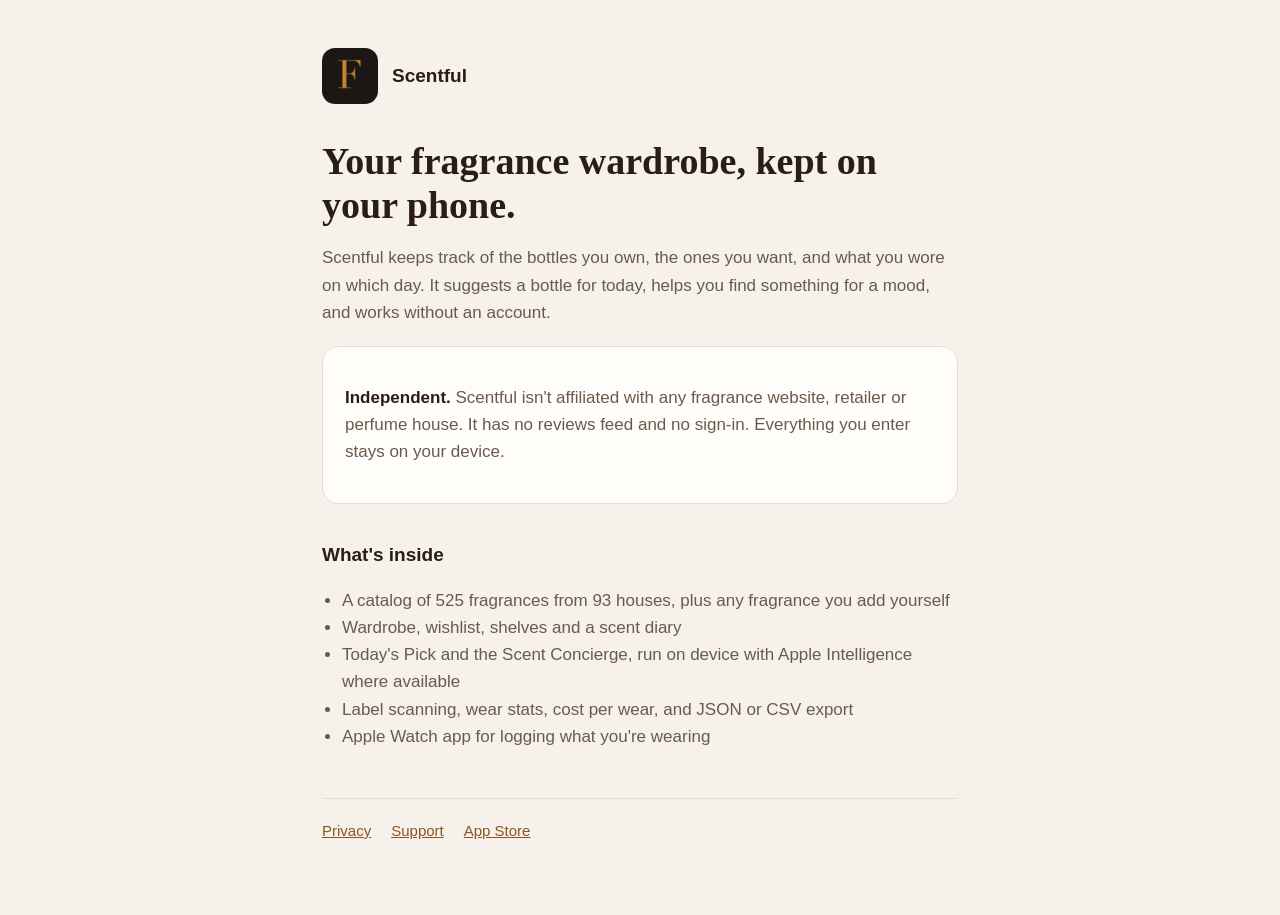
<file: index.html>
<!doctype html>
<html lang="en">
<head>
<meta charset="utf-8"><meta name="viewport" content="width=device-width,initial-scale=1">
<title>Scentful: Fragrance Wardrobe</title>
<meta name="description" content="A private fragrance wardrobe and scent diary for iPhone, iPad and Apple Watch.">
<link rel="stylesheet" href="style.css"><link rel="icon" href="icon.png">
</head>
<body><main>
<header><img src="icon.png" alt=""><a href="./">Scentful</a></header>
<h1>Your fragrance wardrobe, kept on your phone.</h1>
<p>Scentful keeps track of the bottles you own, the ones you want, and what you wore on which day. It suggests a bottle for today, helps you find something for a mood, and works without an account.</p>
<div class="card">
<p><strong>Independent.</strong> Scentful isn't affiliated with any fragrance website, retailer or perfume house. It has no reviews feed and no sign-in. Everything you enter stays on your device.</p>
</div>
<h2>What's inside</h2>
<ul>
<li>A catalog of 525 fragrances from 93 houses, plus any fragrance you add yourself</li>
<li>Wardrobe, wishlist, shelves and a scent diary</li>
<li>Today's Pick and the Scent Concierge, run on device with Apple Intelligence where available</li>
<li>Label scanning, wear stats, cost per wear, and JSON or CSV export</li>
<li>Apple Watch app for logging what you're wearing</li>
</ul>
<nav><a href="privacy/">Privacy</a><a href="support/">Support</a><a href="https://apps.apple.com/app/id6774532380">App Store</a></nav>
</main></body></html>
</file>
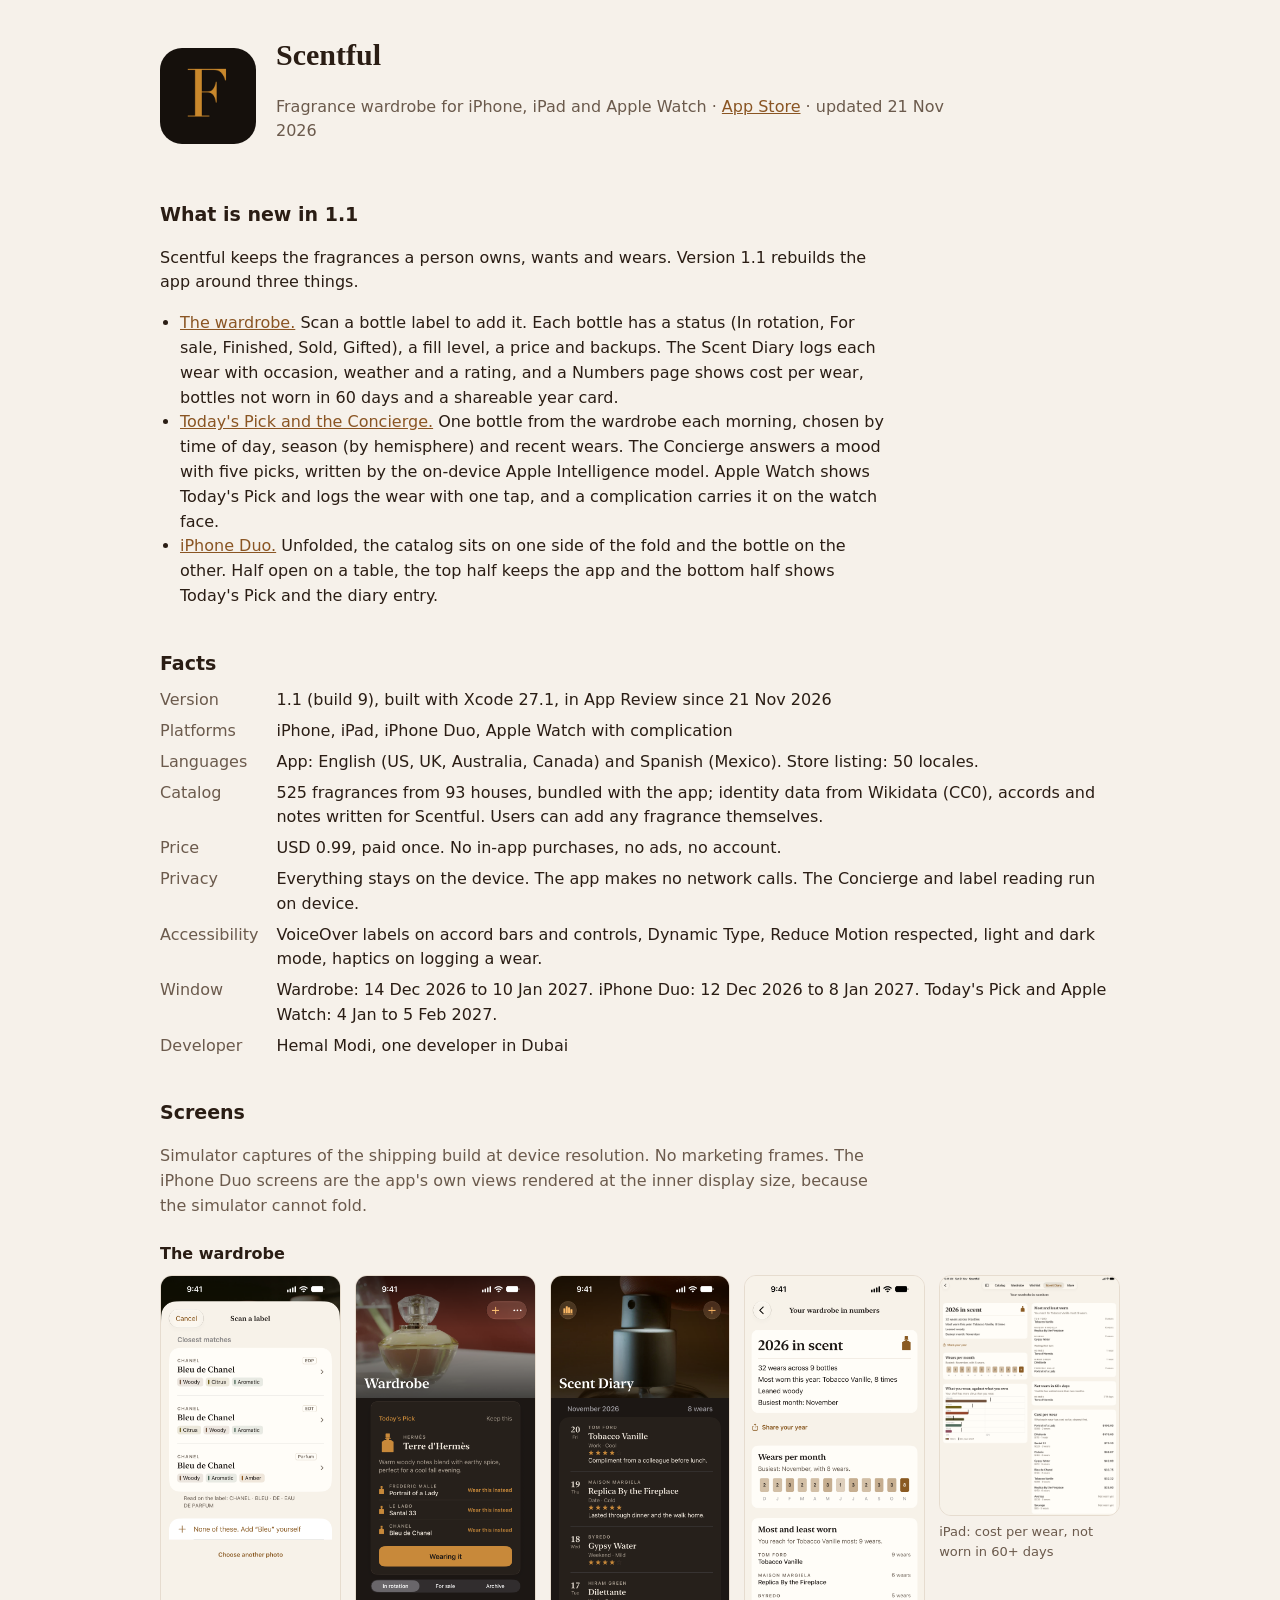
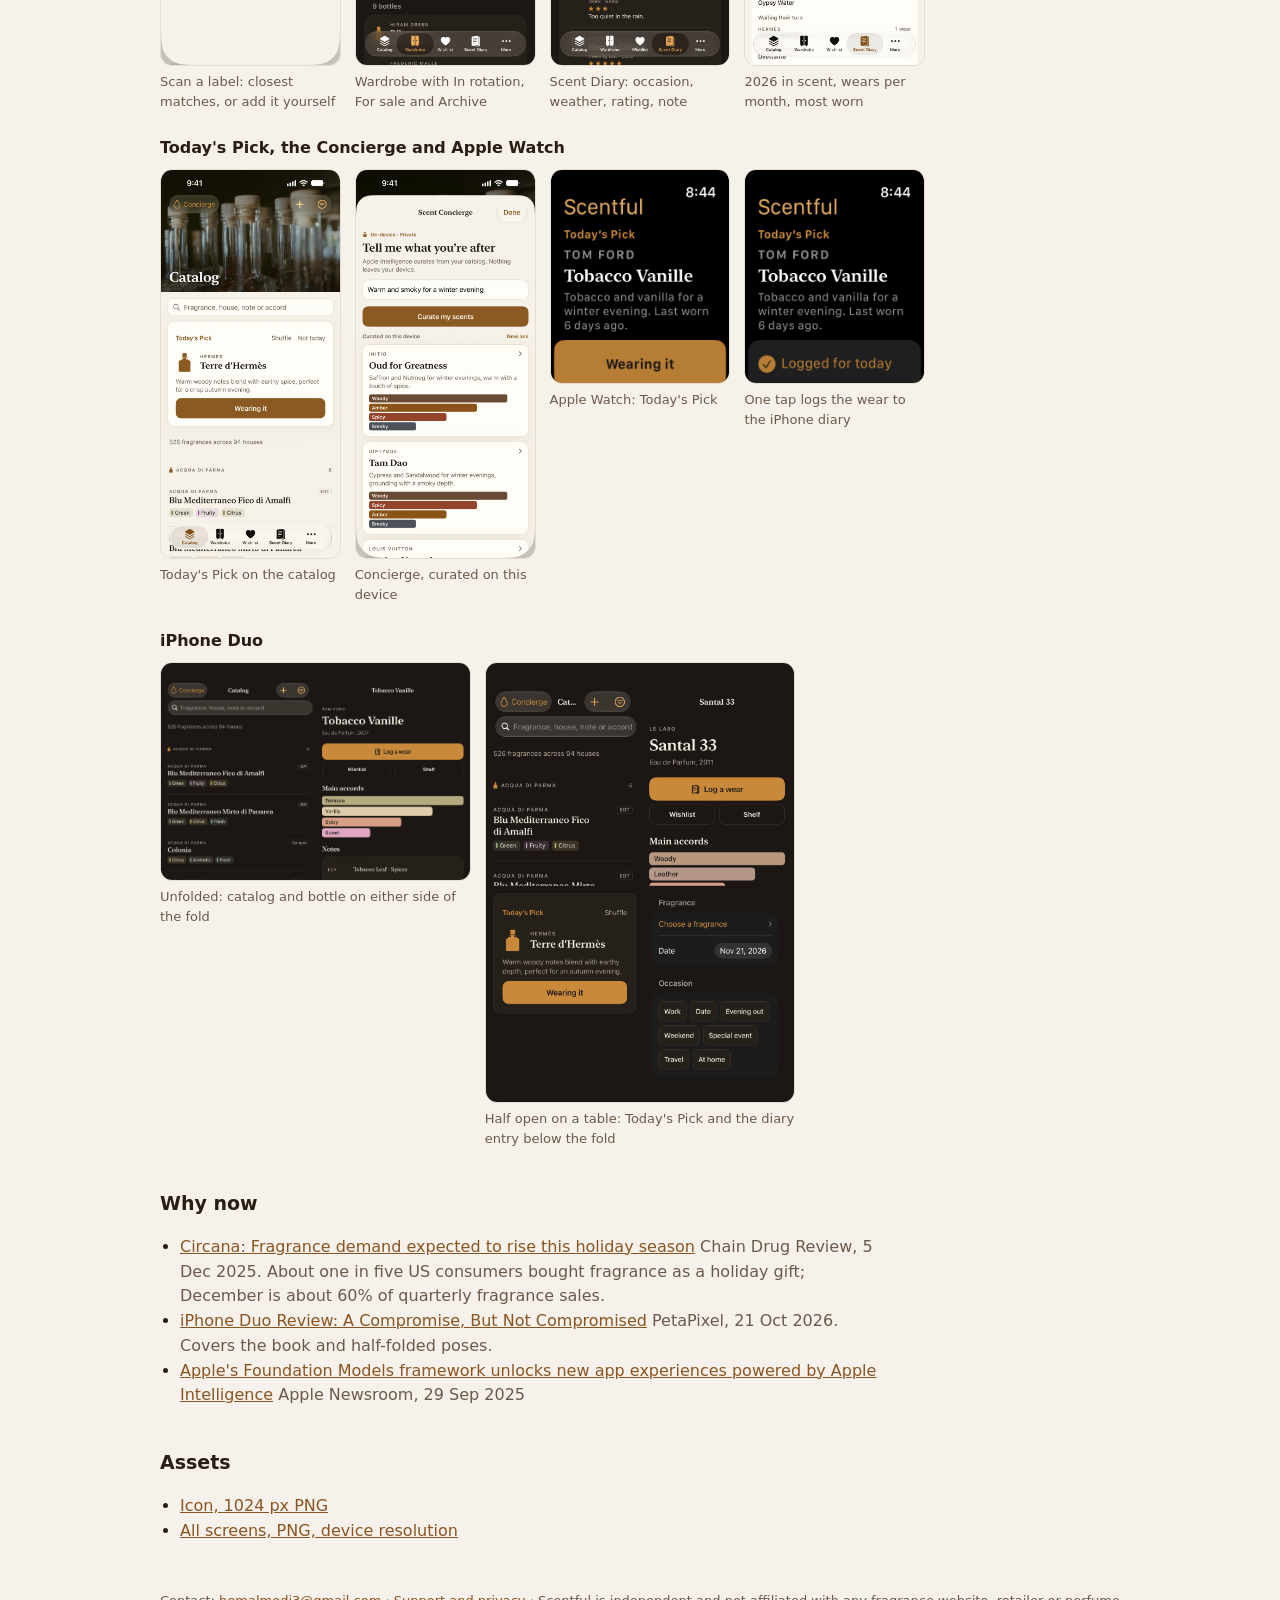
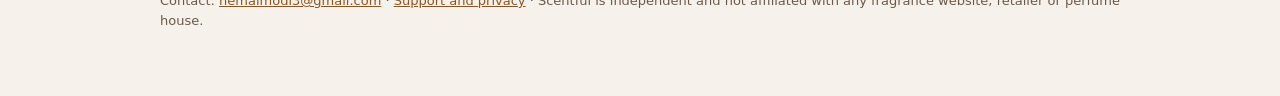
<file: press/index.html>
<!doctype html>
<html lang="en">
<head>
<meta charset="utf-8">
<meta name="viewport" content="width=device-width, initial-scale=1">
<title>Scentful press kit</title>
<meta name="description" content="Scentful 1.1: screenshots, facts and dates for App Store editorial.">
<link rel="icon" href="../icon.png">
<style>
  :root { --bg:#f6f1ea; --fg:#2a1d14; --muted:#6b5a4c; --line:#e6dccf; --accent:#8a5523; }
  @media (prefers-color-scheme: dark) { :root { --bg:#16110d; --fg:#f3ebe1; --muted:#b8a898; --line:#3a3028; --accent:#e0a95f; } }
  * { box-sizing:border-box; }
  body { margin:0; background:var(--bg); color:var(--fg); font:16px/1.55 -apple-system, "SF Pro Text", system-ui, sans-serif; padding:32px 16px 64px; }
  main { max-width:960px; margin:0 auto; }
  header { display:flex; gap:20px; align-items:center; margin-bottom:28px; }
  header img { width:96px; height:96px; border-radius:22px; }
  h1 { font-family:"New York", Georgia, serif; font-size:30px; margin:0 0 4px; }
  h2 { font-size:19px; margin:40px 0 10px; }
  h3 { font-size:16px; margin:24px 0 8px; }
  p, li { max-width:70ch; }
  .muted { color:var(--muted); }
  dl { display:grid; grid-template-columns:max-content 1fr; gap:6px 18px; margin:0; }
  dt { color:var(--muted); }
  dd { margin:0; }
  .shots { display:grid; grid-template-columns:repeat(auto-fill, minmax(180px, 1fr)); gap:14px; }
  .shots.wide { grid-template-columns:repeat(auto-fill, minmax(300px, 1fr)); }
  figure { margin:0; }
  figure img { width:100%; height:auto; border:1px solid var(--line); border-radius:12px; display:block; }
  figcaption { font-size:13px; color:var(--muted); margin-top:6px; }
  a { color:var(--accent); }
  ul { padding-left:20px; }
  footer { margin-top:48px; font-size:13px; color:var(--muted); }
  @media (max-width:520px) { dl { grid-template-columns:1fr; } dt { margin-top:8px; } }
</style>
</head>
<body>
<main>
  <header>
    <img src="img/icon.png" alt="Scentful app icon">
    <div>
      <h1>Scentful</h1>
      <p class="muted">Fragrance wardrobe for iPhone, iPad and Apple Watch · <a href="https://apps.apple.com/app/id6774532380">App Store</a> · updated 21 Nov 2026</p>
    </div>
  </header>

  <h2>What is new in 1.1</h2>
  <p>Scentful keeps the fragrances a person owns, wants and wears. Version 1.1 rebuilds the app around three things.</p>
  <ul>
    <li><a href="#wardrobe">The wardrobe.</a> Scan a bottle label to add it. Each bottle has a status (In rotation, For sale, Finished, Sold, Gifted), a fill level, a price and backups. The Scent Diary logs each wear with occasion, weather and a rating, and a Numbers page shows cost per wear, bottles not worn in 60 days and a shareable year card.</li>
    <li><a href="#concierge">Today's Pick and the Concierge.</a> One bottle from the wardrobe each morning, chosen by time of day, season (by hemisphere) and recent wears. The Concierge answers a mood with five picks, written by the on-device Apple Intelligence model. Apple Watch shows Today's Pick and logs the wear with one tap, and a complication carries it on the watch face.</li>
    <li><a href="#duo">iPhone Duo.</a> Unfolded, the catalog sits on one side of the fold and the bottle on the other. Half open on a table, the top half keeps the app and the bottom half shows Today's Pick and the diary entry.</li>
  </ul>

  <h2>Facts</h2>
  <dl>
    <dt>Version</dt><dd>1.1 (build 9), built with Xcode 27.1, in App Review since 21 Nov 2026</dd>
    <dt>Platforms</dt><dd>iPhone, iPad, iPhone Duo, Apple Watch with complication</dd>
    <dt>Languages</dt><dd>App: English (US, UK, Australia, Canada) and Spanish (Mexico). Store listing: 50 locales.</dd>
    <dt>Catalog</dt><dd>525 fragrances from 93 houses, bundled with the app; identity data from Wikidata (CC0), accords and notes written for Scentful. Users can add any fragrance themselves.</dd>
    <dt>Price</dt><dd>USD 0.99, paid once. No in-app purchases, no ads, no account.</dd>
    <dt>Privacy</dt><dd>Everything stays on the device. The app makes no network calls. The Concierge and label reading run on device.</dd>
    <dt>Accessibility</dt><dd>VoiceOver labels on accord bars and controls, Dynamic Type, Reduce Motion respected, light and dark mode, haptics on logging a wear.</dd>
    <dt>Window</dt><dd>Wardrobe: 14 Dec 2026 to 10 Jan 2027. iPhone Duo: 12 Dec 2026 to 8 Jan 2027. Today's Pick and Apple Watch: 4 Jan to 5 Feb 2027.</dd>
    <dt>Developer</dt><dd>Hemal Modi, one developer in Dubai</dd>
  </dl>

  <h2>Screens</h2>
  <p class="muted">Simulator captures of the shipping build at device resolution. No marketing frames. The iPhone Duo screens are the app's own views rendered at the inner display size, because the simulator cannot fold.</p>

  <h3 id="wardrobe">The wardrobe</h3>
  <div class="shots">
    <figure><img src="img/01-scan.png" alt="Scan a label sheet with three closest catalog matches"><figcaption>Scan a label: closest matches, or add it yourself</figcaption></figure>
    <figure><img src="img/02-wardrobe.png" alt="Wardrobe tab with Today's Pick, alternates and status filter"><figcaption>Wardrobe with In rotation, For sale and Archive</figcaption></figure>
    <figure><img src="img/03-diary.png" alt="Scent Diary timeline for November 2026"><figcaption>Scent Diary: occasion, weather, rating, note</figcaption></figure>
    <figure><img src="img/04-numbers.png" alt="Numbers page with the 2026 in scent card and wears per month"><figcaption>2026 in scent, wears per month, most worn</figcaption></figure>
    <figure><img src="img/11-ipad-numbers.png" alt="iPad Numbers page with cost per wear and bottles not worn in 60 days"><figcaption>iPad: cost per wear, not worn in 60+ days</figcaption></figure>
  </div>

  <h3 id="concierge">Today's Pick, the Concierge and Apple Watch</h3>
  <div class="shots">
    <figure><img src="img/06-todays-pick.png" alt="Catalog with the Today's Pick card"><figcaption>Today's Pick on the catalog</figcaption></figure>
    <figure><img src="img/05-concierge.png" alt="Scent Concierge sheet labelled On-device, Private, with picks and accord bars"><figcaption>Concierge, curated on this device</figcaption></figure>
    <figure><img src="img/07-watch-pick.png" alt="Apple Watch showing Today's Pick and a Wearing it button"><figcaption>Apple Watch: Today's Pick</figcaption></figure>
    <figure><img src="img/08-watch-logged.png" alt="Apple Watch after logging, showing Logged for today"><figcaption>One tap logs the wear to the iPhone diary</figcaption></figure>
  </div>

  <h3 id="duo">iPhone Duo</h3>
  <div class="shots wide">
    <figure><img src="img/09-duo-book.png" alt="iPhone Duo unfolded: catalog list on the left pane, bottle detail on the right"><figcaption>Unfolded: catalog and bottle on either side of the fold</figcaption></figure>
    <figure><img src="img/10-duo-tabletop.png" alt="iPhone Duo half open: app on the top half, Today's Pick and the diary entry on the bottom half"><figcaption>Half open on a table: Today's Pick and the diary entry below the fold</figcaption></figure>
  </div>

  <h2>Why now</h2>
  <ul>
    <li><a href="https://chaindrugreview.com/circana-fragrance-demand-expected-to-rise-this-holiday-season">Circana: Fragrance demand expected to rise this holiday season</a> <span class="muted">Chain Drug Review, 5 Dec 2025. About one in five US consumers bought fragrance as a holiday gift; December is about 60% of quarterly fragrance sales.</span></li>
    <li><a href="https://petapixel.com/2026/10/21/iphone-duo-review-a-compromise-but-not-compromised/">iPhone Duo Review: A Compromise, But Not Compromised</a> <span class="muted">PetaPixel, 21 Oct 2026. Covers the book and half-folded poses.</span></li>
    <li><a href="https://www.apple.com/newsroom/2025/09/apples-foundation-models-framework-unlocks-new-intelligent-app-experiences/">Apple's Foundation Models framework unlocks new app experiences powered by Apple Intelligence</a> <span class="muted">Apple Newsroom, 29 Sep 2025</span></li>
  </ul>

  <h2>Assets</h2>
  <ul>
    <li><a href="img/icon-1024.png">Icon, 1024 px PNG</a></li>
    <li><a href="img/screens.zip">All screens, PNG, device resolution</a></li>
  </ul>

  <footer>Contact: <a href="mailto:hemalmodi3@gmail.com">hemalmodi3@gmail.com</a> · <a href="../">Support and privacy</a> · Scentful is independent and not affiliated with any fragrance website, retailer or perfume house.</footer>
</main>
</body>
</html>
</file>
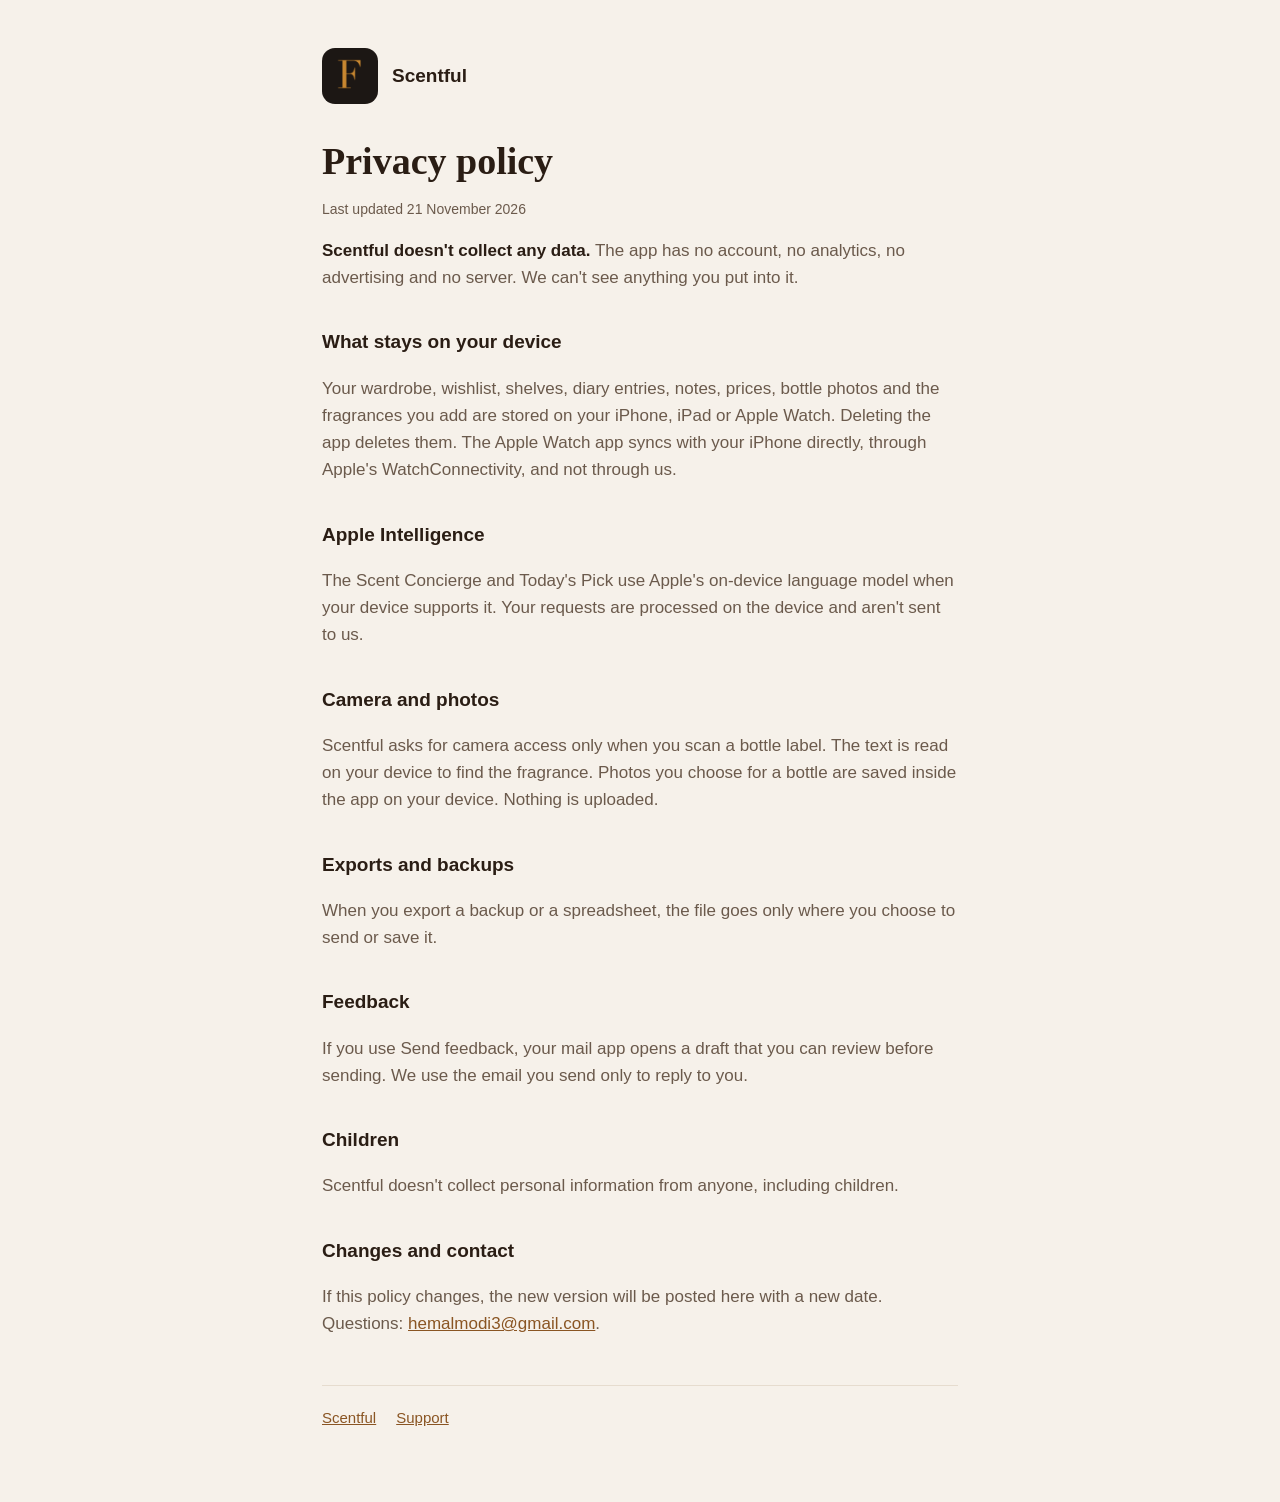
<file: privacy/index.html>
<!doctype html>
<html lang="en">
<head>
<meta charset="utf-8"><meta name="viewport" content="width=device-width,initial-scale=1">
<title>Privacy · Scentful</title>
<link rel="stylesheet" href="../style.css"><link rel="icon" href="../icon.png">
</head>
<body><main>
<header><img src="../icon.png" alt=""><a href="../">Scentful</a></header>
<h1>Privacy policy</h1>
<p class="meta">Last updated 21 November 2026</p>
<p><strong>Scentful doesn't collect any data.</strong> The app has no account, no analytics, no advertising and no server. We can't see anything you put into it.</p>
<h2>What stays on your device</h2>
<p>Your wardrobe, wishlist, shelves, diary entries, notes, prices, bottle photos and the fragrances you add are stored on your iPhone, iPad or Apple Watch. Deleting the app deletes them. The Apple Watch app syncs with your iPhone directly, through Apple's WatchConnectivity, and not through us.</p>
<h2>Apple Intelligence</h2>
<p>The Scent Concierge and Today's Pick use Apple's on-device language model when your device supports it. Your requests are processed on the device and aren't sent to us.</p>
<h2>Camera and photos</h2>
<p>Scentful asks for camera access only when you scan a bottle label. The text is read on your device to find the fragrance. Photos you choose for a bottle are saved inside the app on your device. Nothing is uploaded.</p>
<h2>Exports and backups</h2>
<p>When you export a backup or a spreadsheet, the file goes only where you choose to send or save it.</p>
<h2>Feedback</h2>
<p>If you use Send feedback, your mail app opens a draft that you can review before sending. We use the email you send only to reply to you.</p>
<h2>Children</h2>
<p>Scentful doesn't collect personal information from anyone, including children.</p>
<h2>Changes and contact</h2>
<p>If this policy changes, the new version will be posted here with a new date. Questions: <a href="mailto:hemalmodi3@gmail.com">hemalmodi3@gmail.com</a>.</p>
<nav><a href="../">Scentful</a><a href="../support/">Support</a></nav>
</main></body></html>
</file>
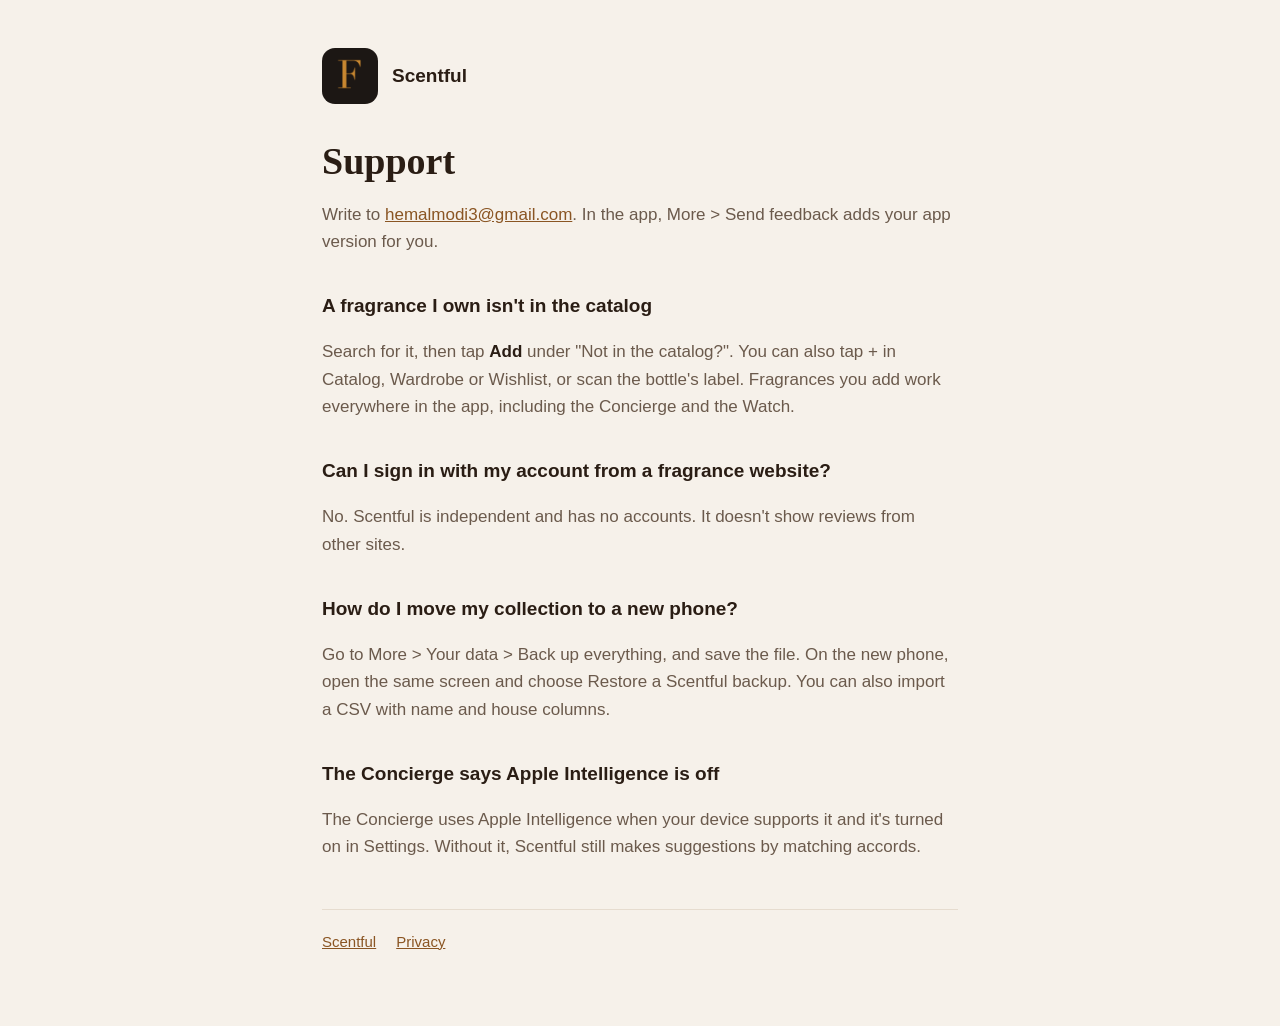
<file: support/index.html>
<!doctype html>
<html lang="en">
<head>
<meta charset="utf-8"><meta name="viewport" content="width=device-width,initial-scale=1">
<title>Support · Scentful</title>
<link rel="stylesheet" href="../style.css"><link rel="icon" href="../icon.png">
</head>
<body><main>
<header><img src="../icon.png" alt=""><a href="../">Scentful</a></header>
<h1>Support</h1>
<p>Write to <a href="mailto:hemalmodi3@gmail.com?subject=Scentful%20support">hemalmodi3@gmail.com</a>. In the app, More &gt; Send feedback adds your app version for you.</p>
<h2>A fragrance I own isn't in the catalog</h2>
<p>Search for it, then tap <strong>Add</strong> under "Not in the catalog?". You can also tap + in Catalog, Wardrobe or Wishlist, or scan the bottle's label. Fragrances you add work everywhere in the app, including the Concierge and the Watch.</p>
<h2>Can I sign in with my account from a fragrance website?</h2>
<p>No. Scentful is independent and has no accounts. It doesn't show reviews from other sites.</p>
<h2>How do I move my collection to a new phone?</h2>
<p>Go to More &gt; Your data &gt; Back up everything, and save the file. On the new phone, open the same screen and choose Restore a Scentful backup. You can also import a CSV with name and house columns.</p>
<h2>The Concierge says Apple Intelligence is off</h2>
<p>The Concierge uses Apple Intelligence when your device supports it and it's turned on in Settings. Without it, Scentful still makes suggestions by matching accords.</p>
<nav><a href="../">Scentful</a><a href="../privacy/">Privacy</a></nav>
</main></body></html>
</file>
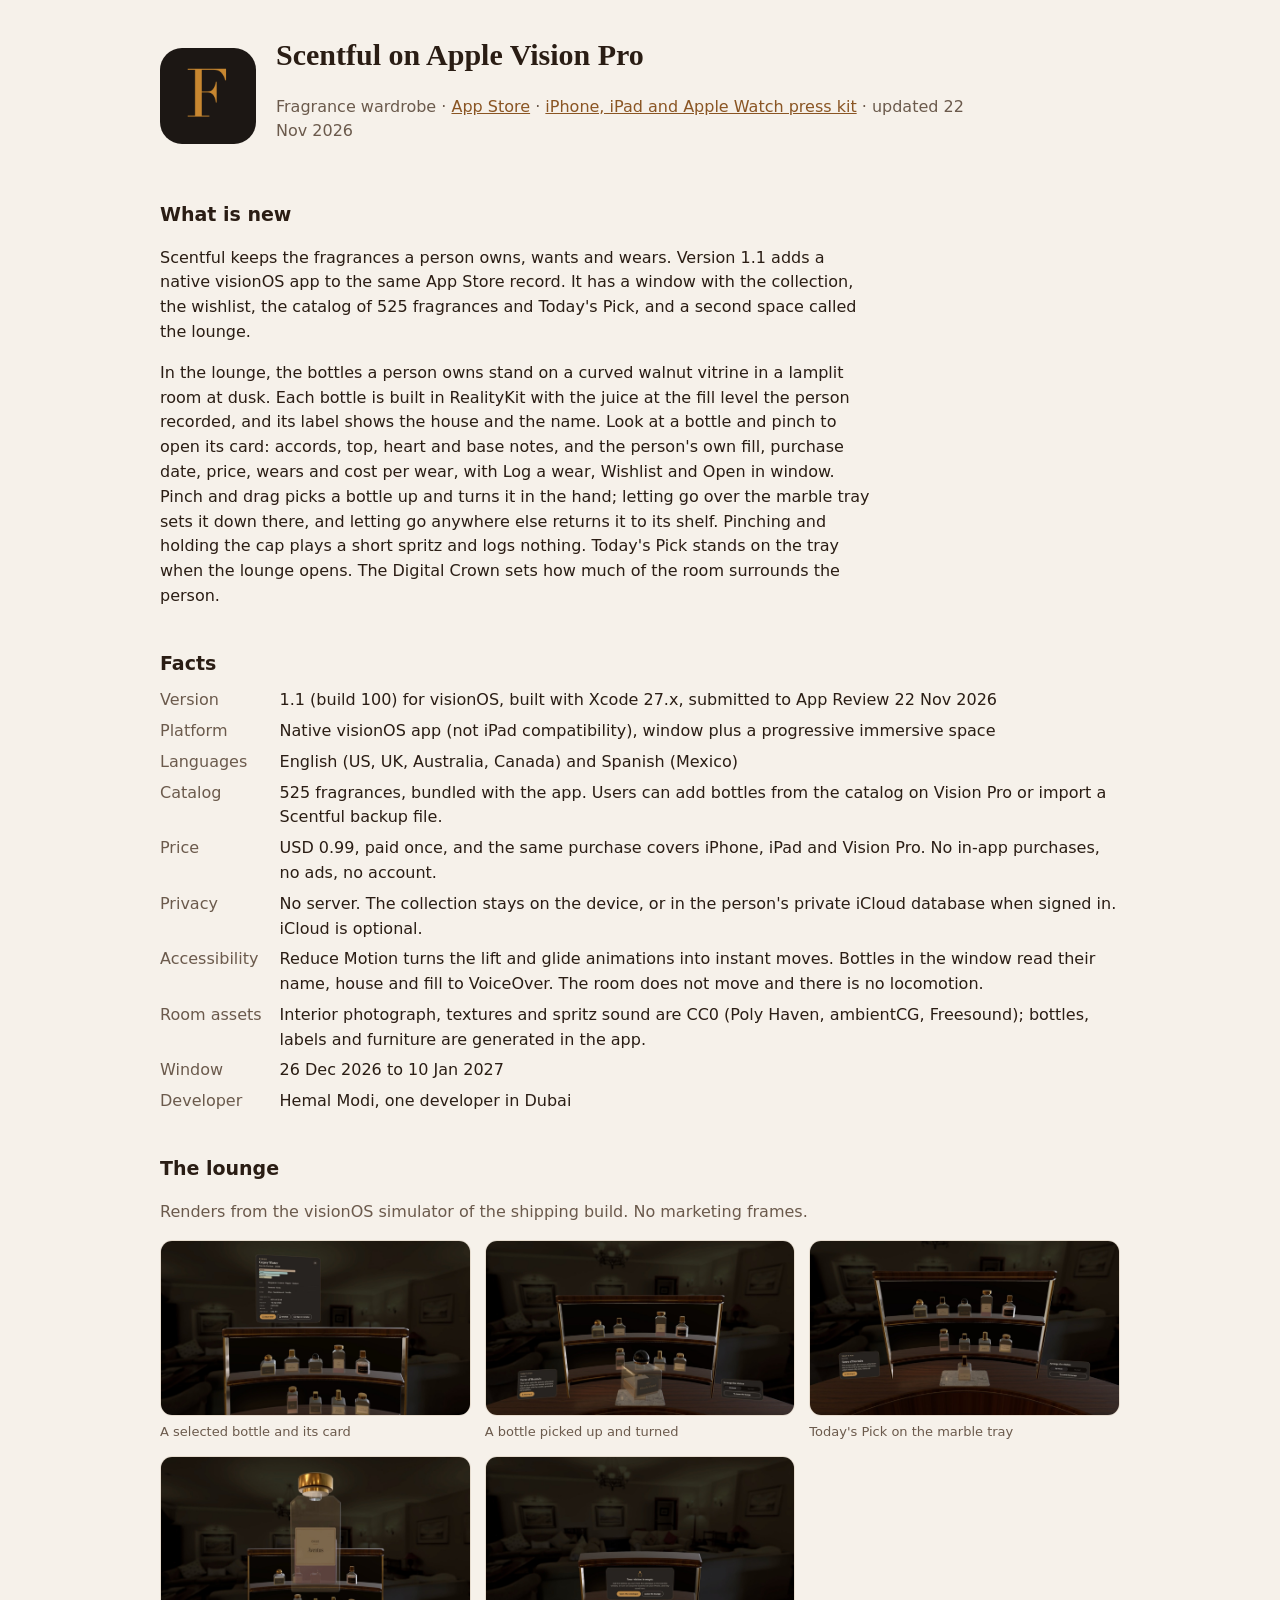
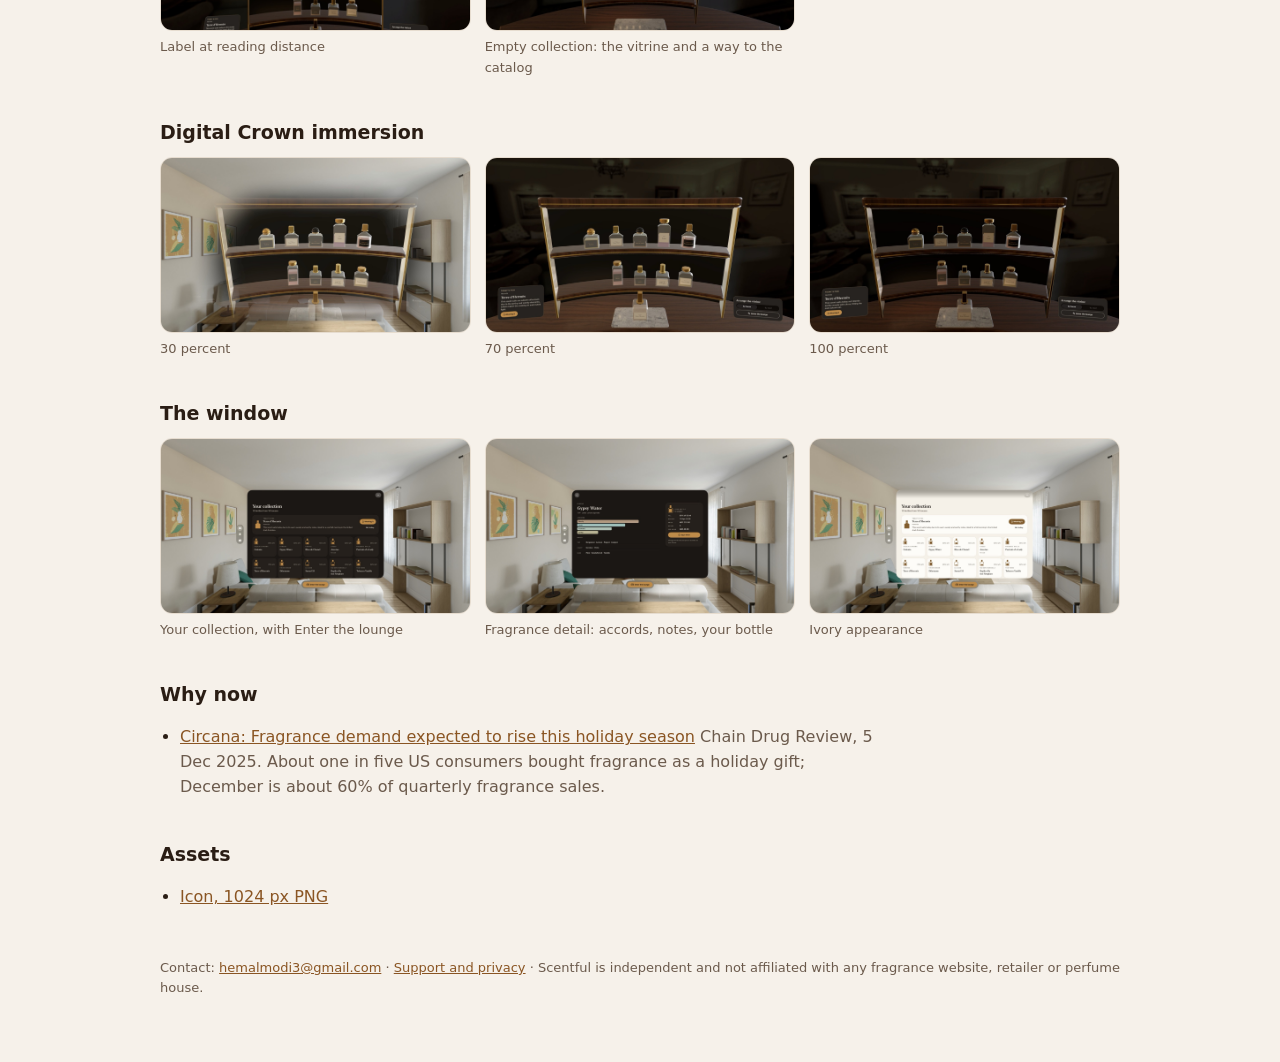
<file: press/vision-pro/index.html>
<!doctype html>
<html lang="en">
<head>
<meta charset="utf-8">
<meta name="viewport" content="width=device-width, initial-scale=1">
<title>Scentful on Apple Vision Pro press kit</title>
<meta name="description" content="Scentful 1.1 for Apple Vision Pro: simulator captures, facts and dates for App Store editorial.">
<link rel="icon" href="../../icon.png">
<style>
  :root { --bg:#f6f1ea; --fg:#2a1d14; --muted:#6b5a4c; --line:#e6dccf; --accent:#8a5523; }
  @media (prefers-color-scheme: dark) { :root { --bg:#16110d; --fg:#f3ebe1; --muted:#b8a898; --line:#3a3028; --accent:#e0a95f; } }
  * { box-sizing:border-box; }
  body { margin:0; background:var(--bg); color:var(--fg); font:16px/1.55 -apple-system, "SF Pro Text", system-ui, sans-serif; padding:32px 16px 64px; }
  main { max-width:960px; margin:0 auto; }
  header { display:flex; gap:20px; align-items:center; margin-bottom:28px; }
  header img { width:96px; height:96px; border-radius:22px; }
  h1 { font-family:"New York", Georgia, serif; font-size:30px; margin:0 0 4px; }
  h2 { font-size:19px; margin:40px 0 10px; }
  p, li { max-width:70ch; }
  .muted { color:var(--muted); }
  dl { display:grid; grid-template-columns:max-content 1fr; gap:6px 18px; margin:0; }
  dt { color:var(--muted); }
  dd { margin:0; }
  .shots { display:grid; grid-template-columns:repeat(auto-fill, minmax(300px, 1fr)); gap:14px; }
  figure { margin:0; }
  figure img { width:100%; height:auto; border:1px solid var(--line); border-radius:12px; display:block; }
  figcaption { font-size:13px; color:var(--muted); margin-top:6px; }
  a { color:var(--accent); }
  ul { padding-left:20px; }
  footer { margin-top:48px; font-size:13px; color:var(--muted); }
  @media (max-width:520px) { dl { grid-template-columns:1fr; } dt { margin-top:8px; } }
</style>
</head>
<body>
<main>
  <header>
    <img src="img/icon-1024.png" alt="Scentful app icon">
    <div>
      <h1>Scentful on Apple Vision Pro</h1>
      <p class="muted">Fragrance wardrobe · <a href="https://apps.apple.com/app/id6774532380">App Store</a> · <a href="../">iPhone, iPad and Apple Watch press kit</a> · updated 22 Nov 2026</p>
    </div>
  </header>

  <h2>What is new</h2>
  <p>Scentful keeps the fragrances a person owns, wants and wears. Version 1.1 adds a native visionOS app to the same App Store record. It has a window with the collection, the wishlist, the catalog of 525 fragrances and Today's Pick, and a second space called the lounge.</p>
  <p>In the lounge, the bottles a person owns stand on a curved walnut vitrine in a lamplit room at dusk. Each bottle is built in RealityKit with the juice at the fill level the person recorded, and its label shows the house and the name. Look at a bottle and pinch to open its card: accords, top, heart and base notes, and the person's own fill, purchase date, price, wears and cost per wear, with Log a wear, Wishlist and Open in window. Pinch and drag picks a bottle up and turns it in the hand; letting go over the marble tray sets it down there, and letting go anywhere else returns it to its shelf. Pinching and holding the cap plays a short spritz and logs nothing. Today's Pick stands on the tray when the lounge opens. The Digital Crown sets how much of the room surrounds the person.</p>

  <h2>Facts</h2>
  <dl>
    <dt>Version</dt><dd>1.1 (build 100) for visionOS, built with Xcode 27.x, submitted to App Review 22 Nov 2026</dd>
    <dt>Platform</dt><dd>Native visionOS app (not iPad compatibility), window plus a progressive immersive space</dd>
    <dt>Languages</dt><dd>English (US, UK, Australia, Canada) and Spanish (Mexico)</dd>
    <dt>Catalog</dt><dd>525 fragrances, bundled with the app. Users can add bottles from the catalog on Vision Pro or import a Scentful backup file.</dd>
    <dt>Price</dt><dd>USD 0.99, paid once, and the same purchase covers iPhone, iPad and Vision Pro. No in-app purchases, no ads, no account.</dd>
    <dt>Privacy</dt><dd>No server. The collection stays on the device, or in the person's private iCloud database when signed in. iCloud is optional.</dd>
    <dt>Accessibility</dt><dd>Reduce Motion turns the lift and glide animations into instant moves. Bottles in the window read their name, house and fill to VoiceOver. The room does not move and there is no locomotion.</dd>
    <dt>Room assets</dt><dd>Interior photograph, textures and spritz sound are CC0 (Poly Haven, ambientCG, Freesound); bottles, labels and furniture are generated in the app.</dd>
    <dt>Window</dt><dd>26 Dec 2026 to 10 Jan 2027</dd>
    <dt>Developer</dt><dd>Hemal Modi, one developer in Dubai</dd>
  </dl>

  <h2>The lounge</h2>
  <p class="muted">Renders from the visionOS simulator of the shipping build. No marketing frames.</p>
  <div class="shots">
    <figure><img src="img/lounge-selected-card.jpg" alt="Vitrine with a selected bottle and its card showing accords, notes and the owner's fill, price and cost per wear"><figcaption>A selected bottle and its card</figcaption></figure>
    <figure><img src="img/lounge-held-bottle.jpg" alt="A bottle held in the hand above the vitrine"><figcaption>A bottle picked up and turned</figcaption></figure>
    <figure><img src="img/lounge-todays-pick-tray.jpg" alt="Today's Pick standing on the marble tray with its card"><figcaption>Today's Pick on the marble tray</figcaption></figure>
    <figure><img src="img/lounge-closeup-label.jpg" alt="Close view of a bottle label with house and name"><figcaption>Label at reading distance</figcaption></figure>
    <figure><img src="img/lounge-empty-vitrine.jpg" alt="Empty vitrine with the Open the catalogue button"><figcaption>Empty collection: the vitrine and a way to the catalog</figcaption></figure>
  </div>

  <h2>Digital Crown immersion</h2>
  <div class="shots">
    <figure><img src="img/lounge-immersion-30.jpg" alt="Lounge at 30 percent immersion"><figcaption>30 percent</figcaption></figure>
    <figure><img src="img/lounge-immersion-70.jpg" alt="Lounge at 70 percent immersion"><figcaption>70 percent</figcaption></figure>
    <figure><img src="img/lounge-immersion-100.jpg" alt="Lounge at full immersion"><figcaption>100 percent</figcaption></figure>
  </div>

  <h2>The window</h2>
  <div class="shots">
    <figure><img src="img/window-collection-evening.jpg" alt="visionOS window showing Your collection"><figcaption>Your collection, with Enter the lounge</figcaption></figure>
    <figure><img src="img/window-detail-evening.jpg" alt="Fragrance detail with accords, notes and bottle facts"><figcaption>Fragrance detail: accords, notes, your bottle</figcaption></figure>
    <figure><img src="img/window-collection-ivory.jpg" alt="Your collection in the ivory appearance"><figcaption>Ivory appearance</figcaption></figure>
  </div>

  <h2>Why now</h2>
  <ul>
    <li><a href="https://chaindrugreview.com/circana-fragrance-demand-expected-to-rise-this-holiday-season">Circana: Fragrance demand expected to rise this holiday season</a> <span class="muted">Chain Drug Review, 5 Dec 2025. About one in five US consumers bought fragrance as a holiday gift; December is about 60% of quarterly fragrance sales.</span></li>
  </ul>

  <h2>Assets</h2>
  <ul><li><a href="img/icon-1024.png">Icon, 1024 px PNG</a></li></ul>

  <footer>Contact: <a href="mailto:hemalmodi3@gmail.com">hemalmodi3@gmail.com</a> · <a href="../../">Support and privacy</a> · Scentful is independent and not affiliated with any fragrance website, retailer or perfume house.</footer>
</main>
</body>
</html>
</file>
<file: style.css>
:root{--ink:#2a1d14;--soft:#6b5a4c;--bg:#f6f1ea;--card:#fffdf9;--accent:#8a5523;--line:#e6dccf}
@media (prefers-color-scheme:dark){:root{--ink:#f3ebe1;--soft:#b8a898;--bg:#16110d;--card:#211a14;--accent:#e0a95f;--line:#3a3028}}
*{box-sizing:border-box}
body{margin:0;background:var(--bg);color:var(--ink);font:17px/1.6 -apple-system,BlinkMacSystemFont,"Helvetica Neue",sans-serif}
main{max-width:680px;margin:0 auto;padding:48px 22px 72px}
header{display:flex;align-items:center;gap:14px;margin-bottom:36px}
header img{width:56px;height:56px;border-radius:13px}
header a{color:var(--ink);text-decoration:none;font-weight:600;font-size:19px}
h1{font-family:"New York",Georgia,serif;font-weight:600;font-size:38px;line-height:1.15;margin:0 0 12px}
h2{font-size:19px;margin:36px 0 8px}
p,li{color:var(--soft)}
strong{color:var(--ink)}
a{color:var(--accent)}
ul{padding-left:20px}
.card{background:var(--card);border:1px solid var(--line);border-radius:16px;padding:20px 22px;margin:20px 0}
nav{margin-top:48px;padding-top:20px;border-top:1px solid var(--line);font-size:15px;display:flex;gap:20px}
.meta{font-size:14px}
</file>
